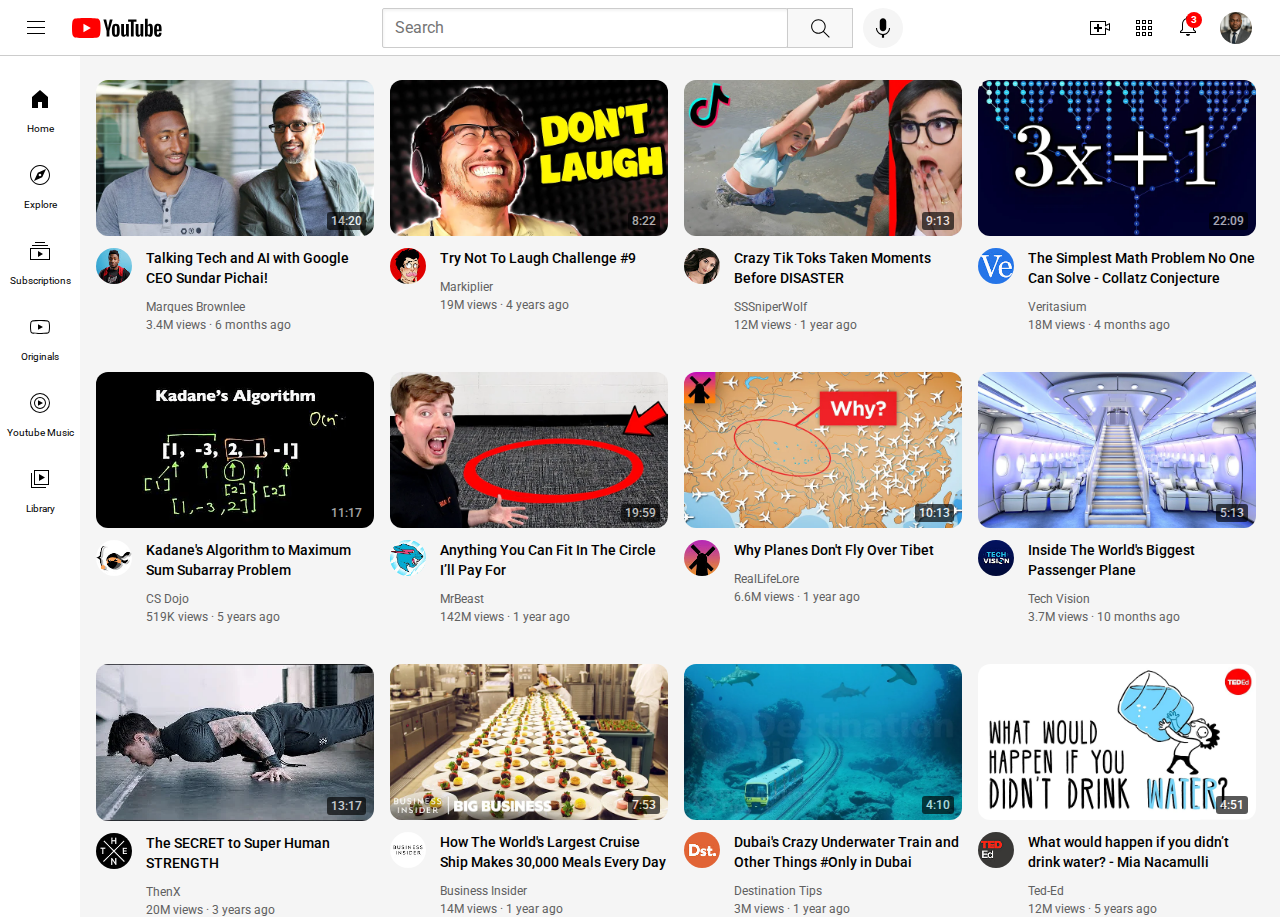
<file: index.html>
<!DOCTYPE html>
<html lang="en">

<head>
    <meta charset="UTF-8">
    <title>Final YouTube Clone</title>
    <link rel="stylesheet" href="./styles/styles.css">
    <link rel="preconnect" href="https://fonts.googleapis.com">
    <link rel="preconnect" href="https://fonts.gstatic.com" crossorigin>
    <link href="https://fonts.googleapis.com/css2?family=Roboto:ital,wght@0,100..900;1,100..900&display=swap"
        rel="stylesheet">
</head>



<body>
    <!------- Side Bar ----------------->
    <div class="sidebar">
        <div class="sidebar-link selected-item">
            <img class="sidebar-icon" src="./icons/home.svg" alt="Home Icon">
            <p class="sidebar-text selected-text">Home</p>
        </div>

        <div class="sidebar-link">
            <img class="sidebar-icon" src="./icons/explore.svg" alt="Explore Icon">
            <p class="sidebar-text">Explore</p>
        </div>

        <div class="sidebar-link">
            <img class="sidebar-icon" src="./icons/subscriptions.svg" alt="Subscriptions Icon">
            <p class="sidebar-text">Subscriptions</p>
        </div>

        <div class="sidebar-link">
            <img class="sidebar-icon" src="./icons/originals.svg" alt="Library Icon">
            <p class="sidebar-text">Originals</p>
        </div>

        <div class="sidebar-link">
            <img class="sidebar-icon" src="./icons/youtube-music.svg" alt="Subscriptions Icon">
            <p class="sidebar-text">Youtube Music</p>
        </div>

        <div class="sidebar-link">
            <img class="sidebar-icon" src="./icons/library.svg" alt="Subscriptions Icon">
            <p class="sidebar-text">Library</p>
        </div>
    </div>

    <!------- Header Section ----------->
    <div class="header-container">
        <div class="left-side">
            <img class="hamburger-menu" src="./icons/hamburger-menu.svg" alt="Menu Icon">
            <img class="youtube-logo" src="./icons/youtube-logo.svg" alt="YouTube Logo">
        </div>

        <div class="middle">
            <input class="search-bar" type="text" placeholder="Search">
            <button class="search-button">
                <img class="search-icon" src="./icons/search.svg" alt="Search Icon">
                <div class="tooltip">Search</div>
            </button>
            <button class="voice-search-button">
                <img class="voice-search-icon" src="./icons/voice-search-icon.svg" alt="Voice Search Icon">
                <div class="tooltip">Search with voice</div>
            </button>
        </div>

        <div class="right-side">
            <img class="upload-icon" src="icons/upload.svg">
            <img class="apps-icon" src="icons/youtube-apps.svg">
            <div class="notifications-icon-container">
                <img class="notifications-icon" src="icons/notifications.svg">
                <div class="notification-badge">3</div>
            </div>
            <img class="current-user-pic" src="./channel-pictures/my-youtube-image.jpg">
        </div>
    </div>

    <!--- Video Preview Component - Main Content -->
    <div class="video-grid">

        <div class="video-preview">

            <div class="thumbnail-row" id="row-1">
                <img class="thumbnail" src="./thumbnails/thumbnail-1.webp" alt="Video Thumbnail">
                <div class="video-time">14:20</div>
            </div>

            <div class="video-info-grid" id="row-2">
                <div class="channel-picture">
                    <img class="profile-picture" src="./channel-pictures/channel-1.jpeg" alt="Channel Picture">
                </div>
                <div class="video-info">
                    <div id="row-3">
                        <p class="video-title">
                            Talking Tech and AI with Google CEO Sundar Pichai!
                        </p>
                    </div>
                    <div id="row-4">
                        <p class="video-author">
                            Marques Brownlee
                        </p>
                    </div>
                    <div id="row-5">
                        <p class="video-stats">
                            3.4M views &#183; 6 months ago
                        </p>

                    </div>
                </div>
            </div>
        </div>

        <div class="video-preview">
            <div class="thumbnail-row" id="row-1">
                <img class="thumbnail" src="./thumbnails/thumbnail-2.webp" alt="Video Thumbnail">
                <div class="video-time">8:22</div>
            </div>

            <div class="video-info-grid" id="row-2">
                <div class="channel-picture">
                    <img class="profile-picture" src="./channel-pictures/channel-2.jpeg" alt="Channel Picture">
                </div>
                <div class="video-info">
                    <div id="row-3">
                        <p class="video-title">
                            Try Not To Laugh Challenge #9
                        </p>
                    </div>
                    <div id="row-4">
                        <p class="video-author">
                            Markiplier
                        </p>
                    </div>
                    <div id="row-5">
                        <p class="video-stats">
                            19M views &#183; 4 years ago
                        </p>

                    </div>
                </div>
            </div>
        </div>

        <div class="video-preview">
            <div class="thumbnail-row" id="row-1">
                <img class="thumbnail" src="./thumbnails/thumbnail-3.webp" alt="Video Thumbnail">
                <div class="video-time">9:13</div>
            </div>

            <div class="video-info-grid" id="row-2">
                <div class="channel-picture">
                    <img class="profile-picture" src="./channel-pictures/channel-3.jpeg" alt="Channel Picture">
                </div>
                <div class="video-info">
                    <div id="row-3">
                        <p class="video-title">
                            Crazy Tik Toks Taken Moments Before DISASTER
                        </p>
                    </div>
                    <div id="row-4">
                        <p class="video-author">
                            SSSniperWolf
                        </p>
                    </div>
                    <div id="row-5">
                        <p class="video-stats">
                            12M views &#183; 1 year ago
                        </p>

                    </div>
                </div>
            </div>
        </div>

        <div class="video-preview">
            <div class="thumbnail-row" id="row-1">
                <img class="thumbnail" src="./thumbnails/thumbnail-4.webp" alt="Video Thumbnail">
                <div class="video-time">22:09</div>
            </div>

            <div class="video-info-grid" id="row-2">
                <div class="channel-picture">
                    <img class="profile-picture" src="./channel-pictures/channel-4.jpeg" alt="Channel Picture">
                </div>
                <div class="video-info">
                    <div id="row-3">
                        <p class="video-title">
                            The Simplest Math Problem No One Can Solve - Collatz Conjecture
                        </p>
                    </div>
                    <div id="row-4">
                        <p class="video-author">
                            Veritasium
                        </p>
                    </div>
                    <div id="row-5">
                        <p class="video-stats">
                            18M views &#183; 4 months ago
                        </p>

                    </div>
                </div>
            </div>
        </div>

        <div class="video-preview">
            <div class="thumbnail-row" id="row-1">
                <img class="thumbnail" src="./thumbnails/thumbnail-5.webp" alt="Video Thumbnail">
                <div class="video-time">11:17</div>
            </div>

            <div class="video-info-grid" id="row-2">
                <div class="channel-picture">
                    <img class="profile-picture" src="./channel-pictures/channel-5.jpeg" alt="Channel Picture">
                </div>
                <div class="video-info">
                    <div id="row-3">
                        <p class="video-title">
                            Kadane's Algorithm to Maximum Sum Subarray Problem
                        </p>
                    </div>
                    <div id="row-4">
                        <p class="video-author">
                            CS Dojo
                        </p>
                    </div>
                    <div id="row-5">
                        <p class="video-stats">
                            519K views &#183; 5 years ago
                        </p>

                    </div>
                </div>
            </div>
        </div>

        <div class="video-preview">
            <div class="thumbnail-row" id="row-1">
                <img class="thumbnail" src="./thumbnails/thumbnail-6.webp" alt="Video Thumbnail">
                <div class="video-time">19:59</div>
            </div>

            <div class="video-info-grid" id="row-2">
                <div class="channel-picture">
                    <img class="profile-picture" src="./channel-pictures/channel-6.jpeg" alt="Channel Picture">
                </div>
                <div class="video-info">
                    <div id="row-3">
                        <p class="video-title">
                            Anything You Can Fit In The Circle I’ll Pay For
                        </p>
                    </div>
                    <div id="row-4">
                        <p class="video-author">
                            MrBeast
                        </p>
                    </div>
                    <div id="row-5">
                        <p class="video-stats">
                            142M views &#183; 1 year ago
                        </p>

                    </div>
                </div>
            </div>
        </div>

        <div class="video-preview">
            <div class="thumbnail-row" id="row-1">
                <img class="thumbnail" src="./thumbnails/thumbnail-7.webp" alt="Video Thumbnail">
                <div class="video-time">10:13</div>
            </div>

            <div class="video-info-grid" id="row-2">
                <div class="channel-picture">
                    <img class="profile-picture" src="./channel-pictures/channel-7.jpeg" alt="Channel Picture">
                </div>
                <div class="video-info">
                    <div id="row-3">
                        <p class="video-title">
                            Why Planes Don't Fly Over Tibet
                        </p>
                    </div>
                    <div id="row-4">
                        <p class="video-author">
                            RealLifeLore
                        </p>
                    </div>
                    <div id="row-5">
                        <p class="video-stats">
                            6.6M views &#183; 1 year ago
                        </p>

                    </div>
                </div>
            </div>
        </div>

        <div class="video-preview">
            <div class="thumbnail-row" id="row-1">
                <img class="thumbnail" src="./thumbnails/thumbnail-8.webp" alt="Video Thumbnail">
                <div class="video-time">5:13</div>
            </div>

            <div class="video-info-grid" id="row-2">
                <div class="channel-picture">
                    <img class="profile-picture" src="./channel-pictures/channel-8.jpeg" alt="Channel Picture">
                </div>
                <div class="video-info">
                    <div id="row-3">
                        <p class="video-title">
                            Inside The World's Biggest Passenger Plane
                        </p>
                    </div>
                    <div id="row-4">
                        <p class="video-author">
                            Tech Vision
                        </p>
                    </div>
                    <div id="row-5">
                        <p class="video-stats">
                            3.7M views &#183; 10 months ago
                        </p>

                    </div>
                </div>
            </div>
        </div>

        <div class="video-preview">
            <div class="thumbnail-row" id="row-1">
                <img class="thumbnail" src="./thumbnails/thumbnail-9.webp" alt="Video Thumbnail">
                <div class="video-time">13:17</div>
            </div>

            <div class="video-info-grid" id="row-2">
                <div class="channel-picture">
                    <img class="profile-picture" src="./channel-pictures/channel-9.jpeg" alt="Channel Picture">
                </div>
                <div class="video-info">
                    <div id="row-3">
                        <p class="video-title">
                            The SECRET to Super Human STRENGTH
                        </p>
                    </div>
                    <div id="row-4">
                        <p class="video-author">
                            ThenX
                        </p>
                    </div>
                    <div id="row-5">
                        <p class="video-stats">
                            20M views &#183; 3 years ago
                        </p>

                    </div>
                </div>
            </div>
        </div>

        <div class="video-preview">
            <div class="thumbnail-row" id="row-1">
                <img class="thumbnail" src="./thumbnails/thumbnail-10.webp" alt="Video Thumbnail">
                <div class="video-time">7:53</div>
            </div>

            <div class="video-info-grid" id="row-2">
                <div class="channel-picture">
                    <img class="profile-picture" src="./channel-pictures/channel-10.jpeg" alt="Channel Picture">
                </div>
                <div class="video-info">
                    <div id="row-3">
                        <p class="video-title">
                            How The World's Largest Cruise Ship Makes 30,000 Meals Every Day
                        </p>
                    </div>
                    <div id="row-4">
                        <p class="video-author">
                            Business Insider
                        </p>
                    </div>
                    <div id="row-5">
                        <p class="video-stats">
                            14M views &#183; 1 year ago
                        </p>

                    </div>
                </div>
            </div>
        </div>

        <div class="video-preview">
            <div class="thumbnail-row" id="row-1">
                <img class="thumbnail" src="./thumbnails/thumbnail-11.webp" alt="Video Thumbnail">
                <div class="video-time">4:10</div>
            </div>

            <div class="video-info-grid" id="row-2">
                <div class="channel-picture">
                    <img class="profile-picture" src="./channel-pictures/channel-11.jpeg" alt="Channel Picture">
                </div>
                <div class="video-info">
                    <div id="row-3">
                        <p class="video-title">
                            Dubai's Crazy Underwater Train and Other Things #Only in Dubai
                        </p>
                    </div>
                    <div id="row-4">
                        <p class="video-author">
                            Destination Tips
                        </p>
                    </div>
                    <div id="row-5">
                        <p class="video-stats">
                            3M views &#183; 1 year ago
                        </p>

                    </div>
                </div>
            </div>
        </div>

        <div class="video-preview">
            <div class="thumbnail-row" id="row-1">
                <img class="thumbnail" src="./thumbnails/thumbnail-12.webp" alt="Video Thumbnail">
                <div class="video-time">4:51</div>
            </div>

            <div class="video-info-grid" id="row-2">
                <div class="channel-picture">
                    <img class="profile-picture" src="./channel-pictures/channel-12.jpeg" alt="Channel Picture">
                </div>
                <div class="video-info">
                    <div id="row-3">
                        <p class="video-title">
                            What would happen if you didn’t drink water? - Mia Nacamulli
                        </p>
                    </div>
                    <div id="row-4">
                        <p class="video-author">
                            Ted-Ed
                        </p>
                    </div>
                    <div id="row-5">
                        <p class="video-stats">
                            12M views &#183; 5 years ago
                        </p>

                    </div>
                </div>
            </div>
        </div>
    </div>
</body>

</html>
</file>
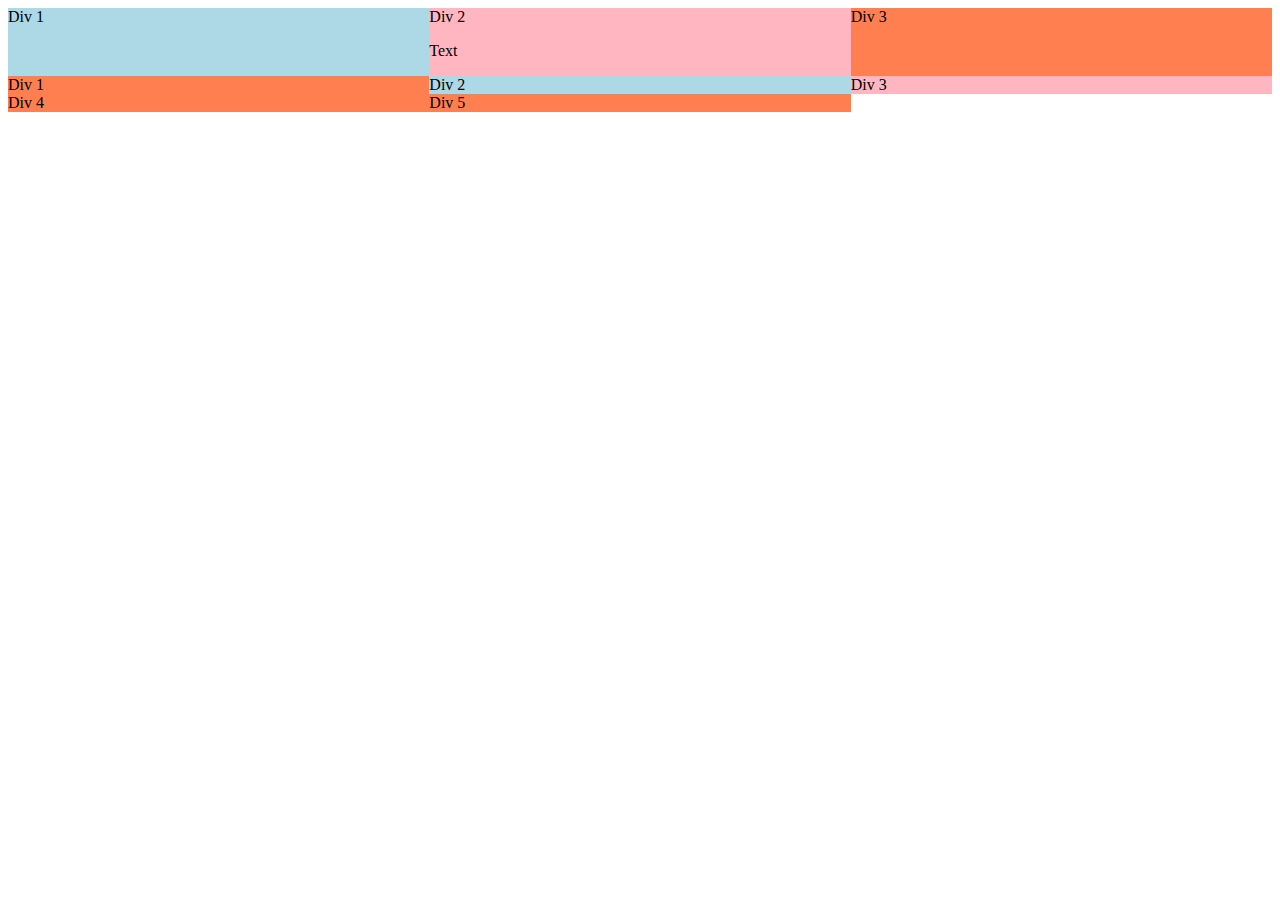
<file: cssgridpractice.html>
<!DOCTYPE html>
<html lang="en">

<head>
    <meta charset="UTF-8">
    <title>CSS Grid</title>
    <style>
        .container {
            display: grid;
            grid-template-columns: 1fr 1fr 1fr;
            /* gap: 10px; */
        }
    </style>
</head>

<body>
    <div class="container">
        <div style="background-color: lightblue;">Div 1</div>
        <div style="background-color: lightpink;">Div 2<p>Text</p>
        </div>
        <div style="background-color: coral;">Div 3</div>

        <div style="background-color: CORAL;">Div 1</div>
        <div style="background-color: lightblue;">Div 2</div>
        <div style="background-color: lightpink;">Div 3</div>
        <div style="background-color: CORAL;">Div 4</div>
        <div style="background-color: CORAL;">Div 5</div>
    </div>

</body>

</html>
</file>
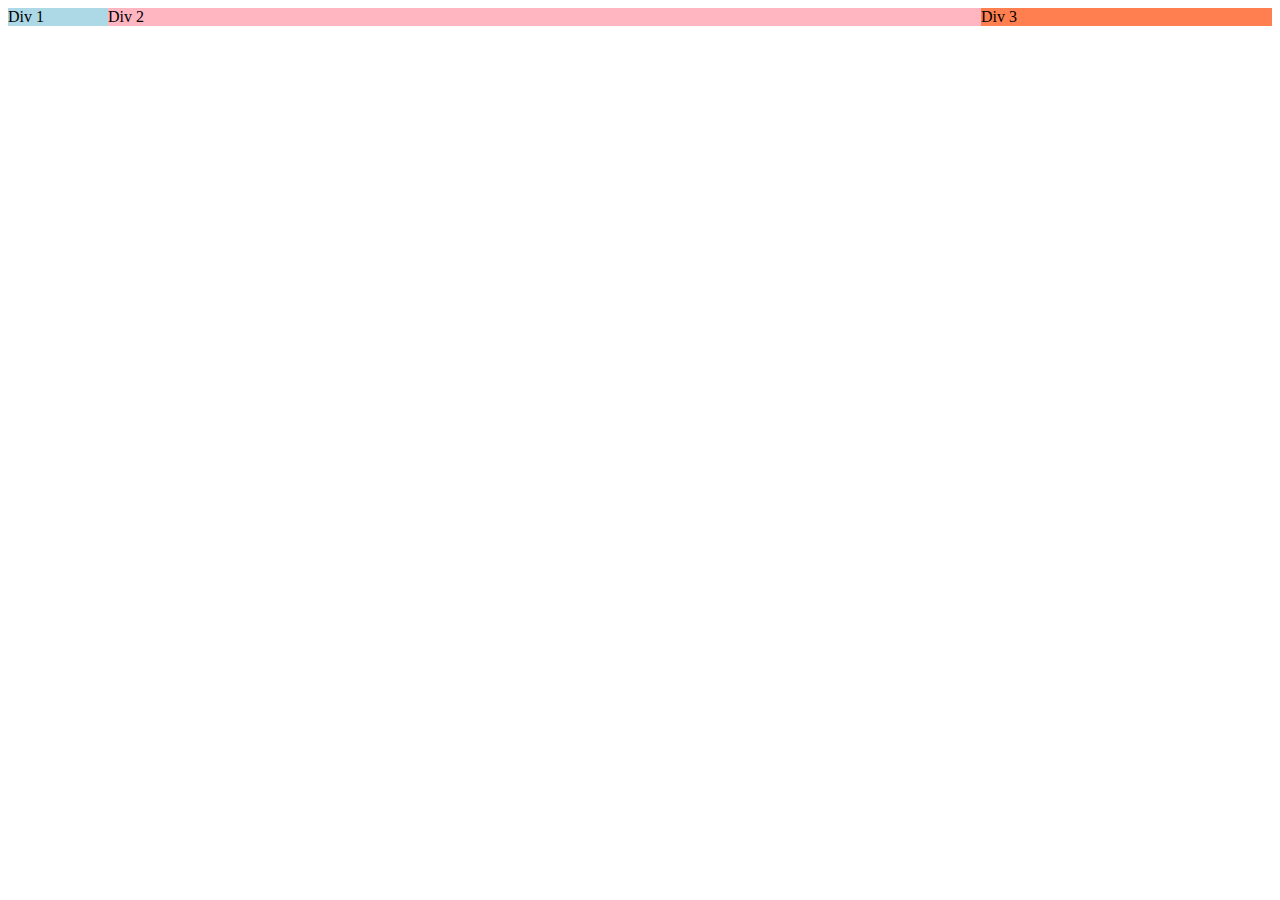
<file: flexboxpractice.html>
<!DOCTYPE html>
<html lang="en">
<head>
    <meta charset="UTF-8">
    <title>Flexbox Practice </title>
    <style>
        .container {
            display: flex;
            flex-direction: row;
        }

    </style>
</head>

<body>

    <div class="container">
        <div style="background-color: lightblue; width: 100px;">Div 1</div>
        <div style="background-color: lightpink; flex: 3">Div 2</div>
        <div style="background-color: coral; flex: 1">Div 3</div>
    </div>
    
</body>
</html>
</file>
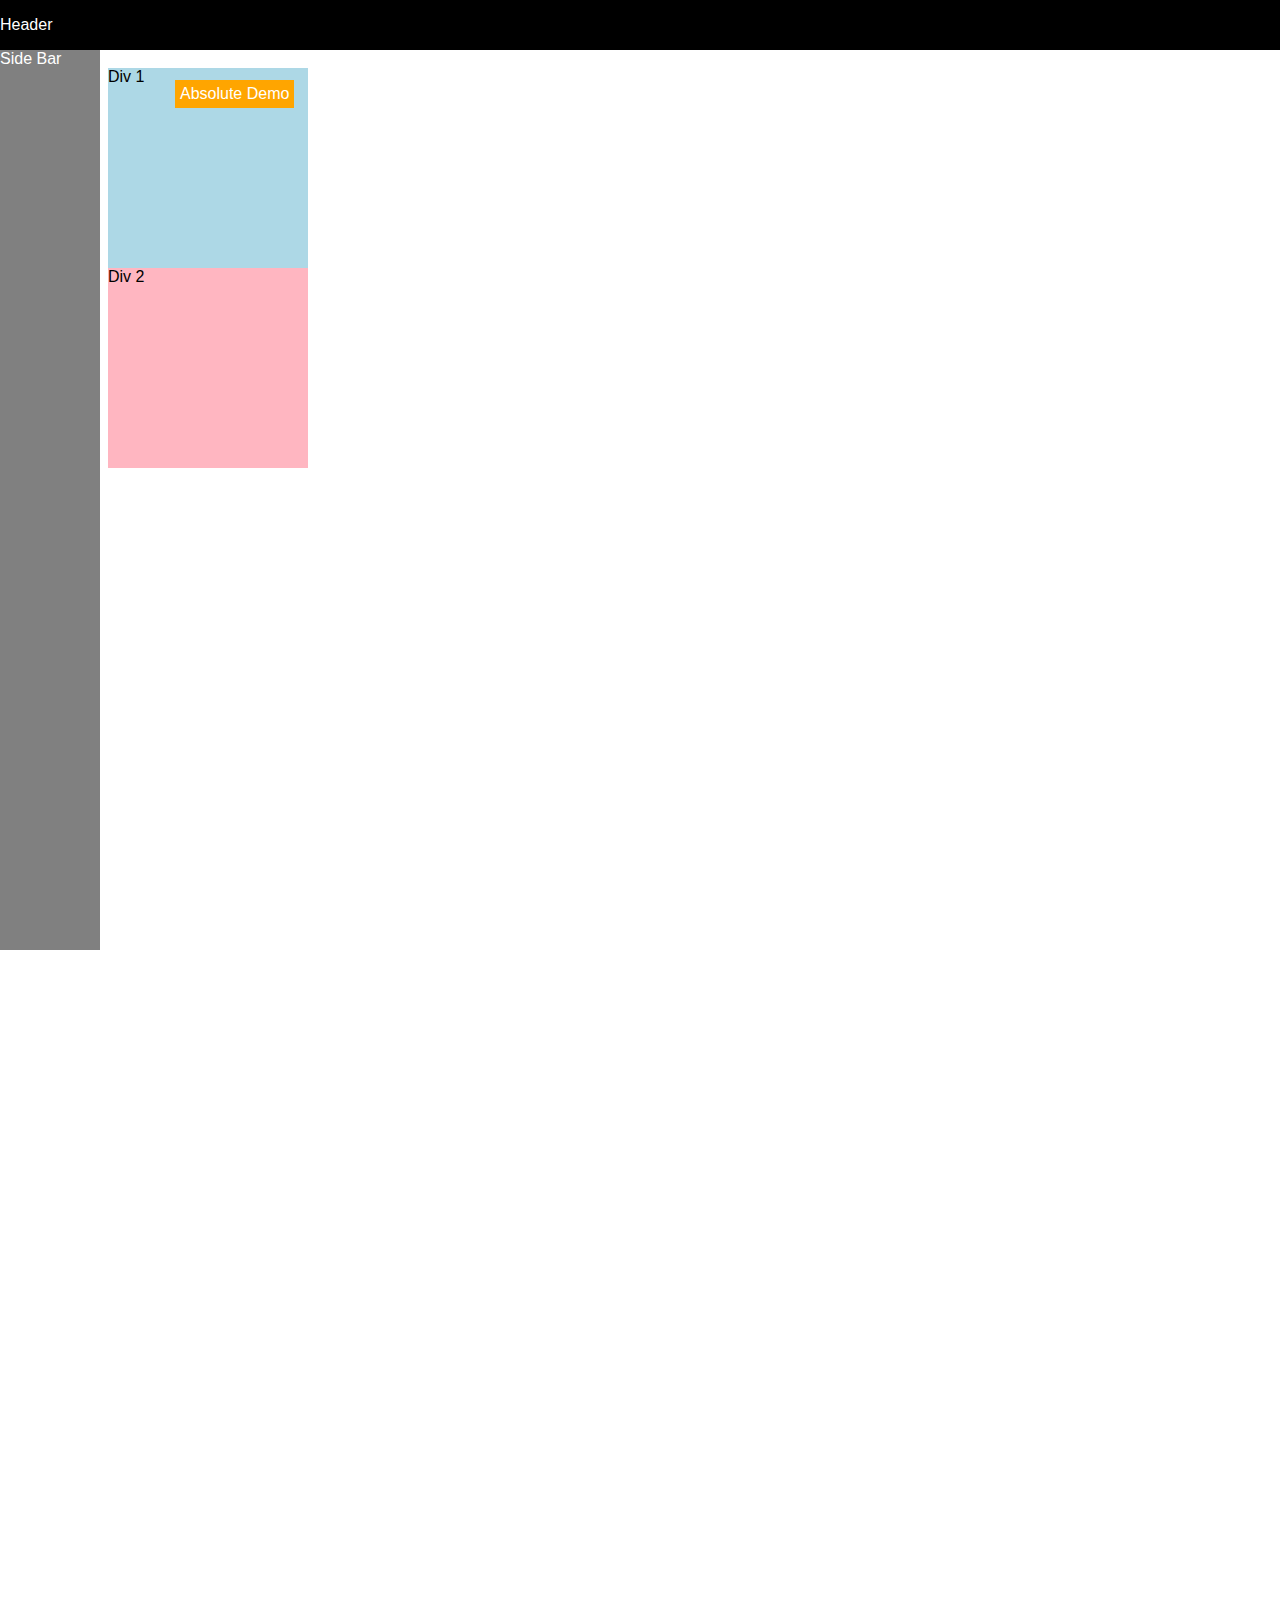
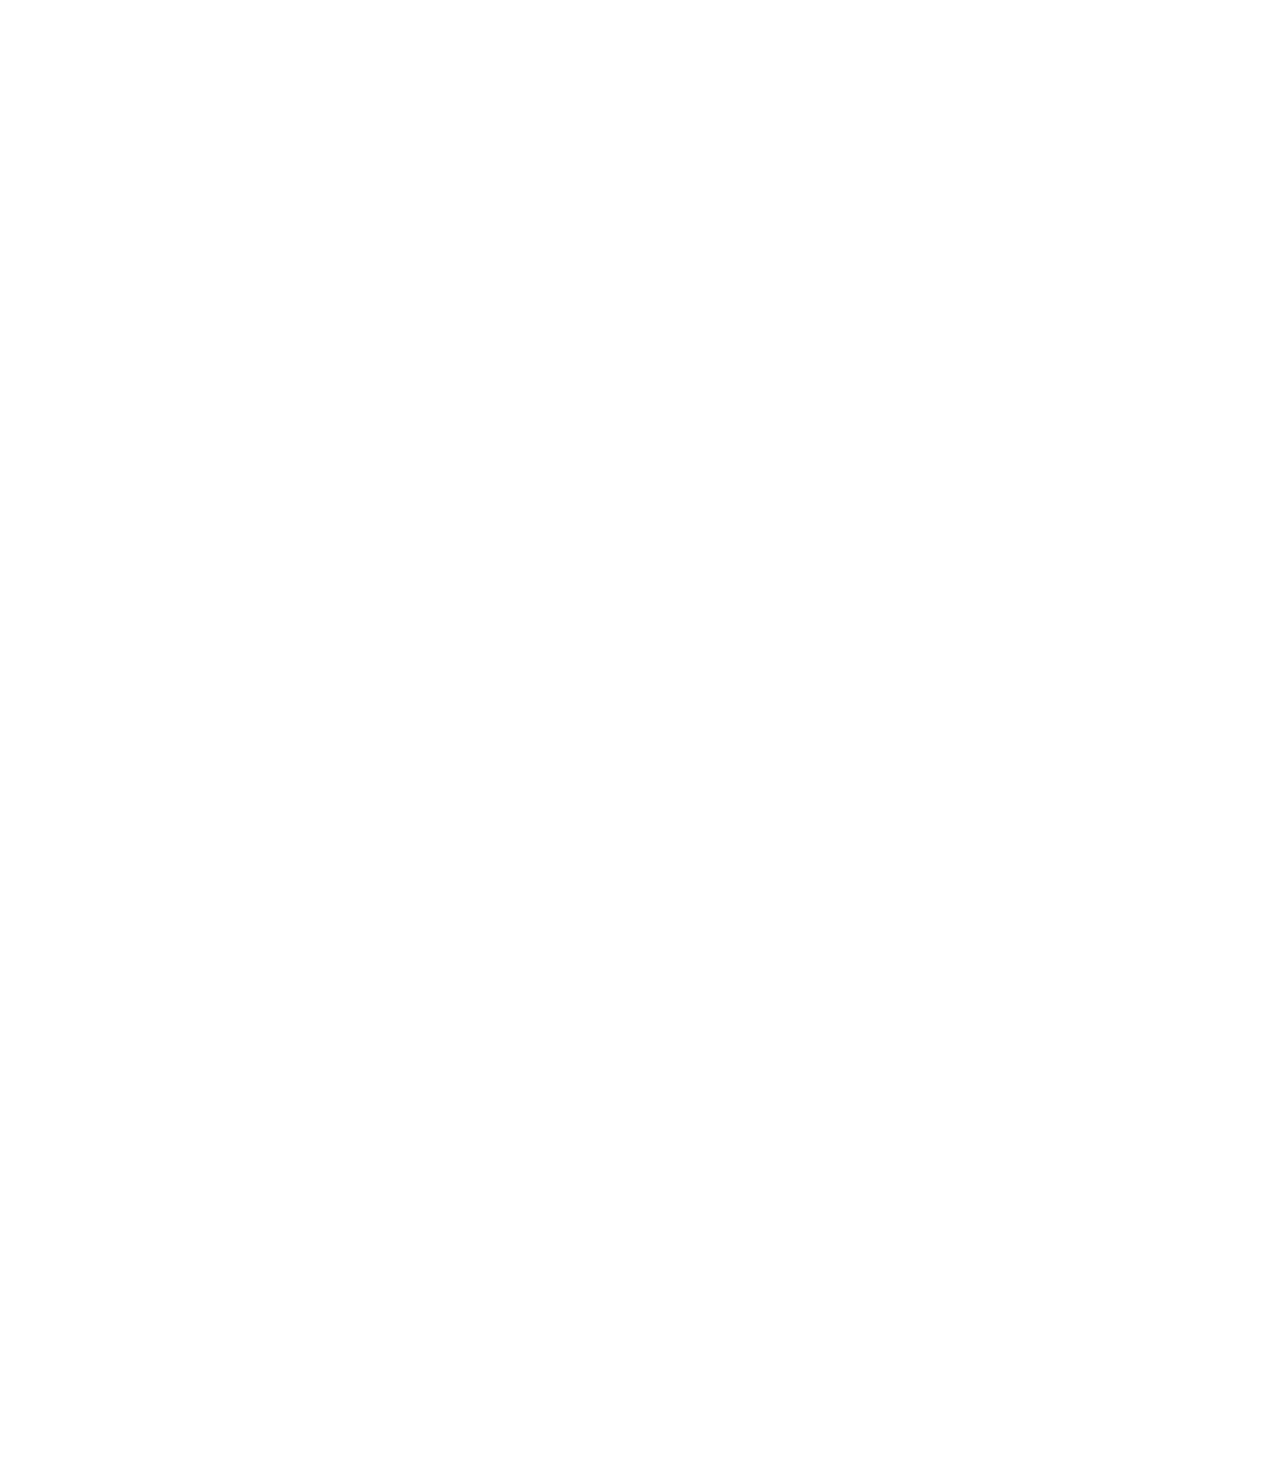
<file: positioning.html>
<!DOCTYPE html>
<html lang="en">
<head>
    <meta charset="UTF-8">
    <title>CSS Positioning</title>
    <link rel="stylesheet" href="./styles/csspositioning.css">
</head>
<body>
    <div class="header">Header</div>
    <div class="sidebar">Side Bar</div>
    <div class="absolute-demo">Absolute Demo</div>
    <div class="div-1">Div 1</div>
    <div class="div-2">Div 2</div>
    
</body>
</html>
</file>
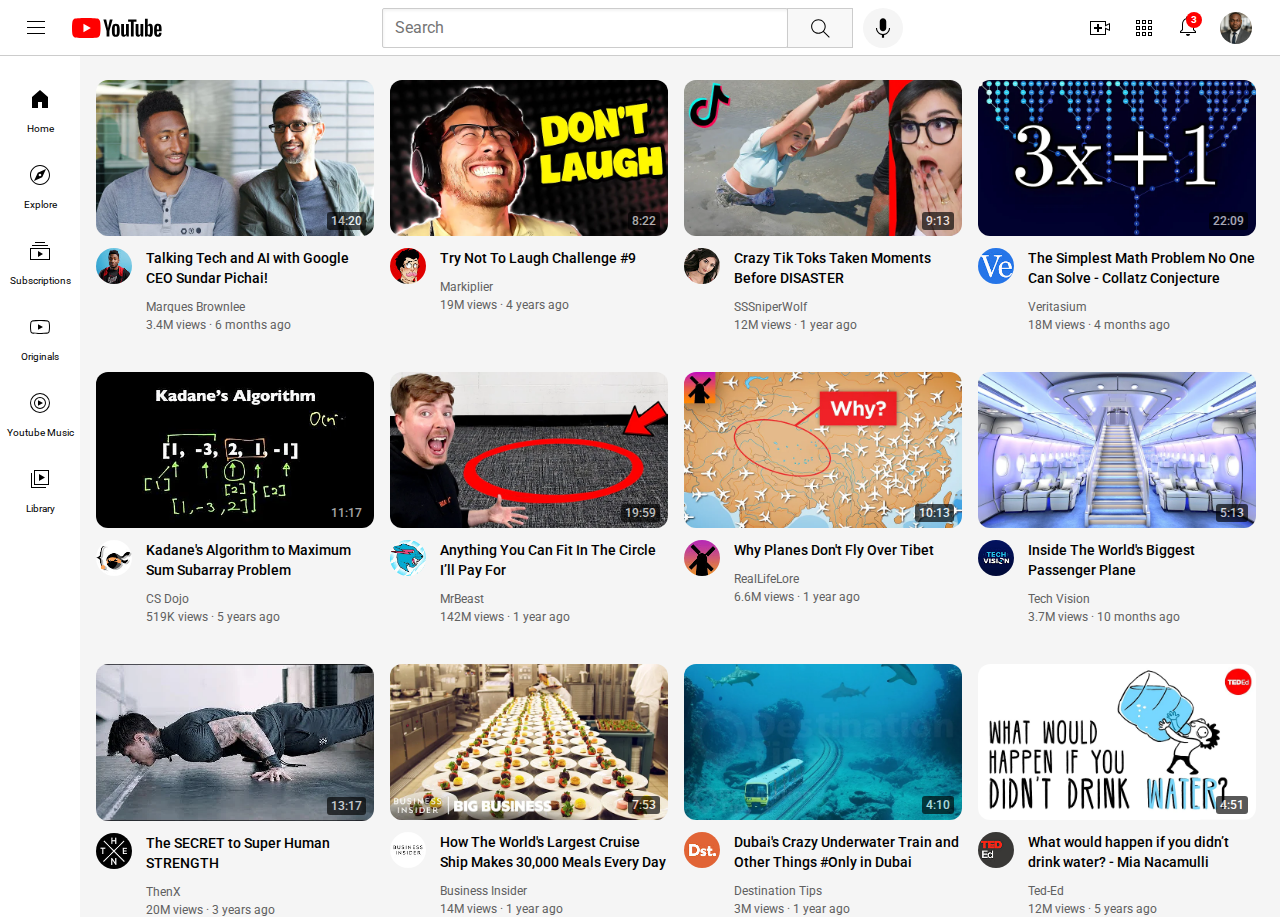
<file: youtube.html>
<!DOCTYPE html>
<html lang="en">

<head>
    <meta charset="UTF-8">
    <title>Final YouTube Clone</title>
    <link rel="stylesheet" href="./styles/styles.css">
    <link rel="preconnect" href="https://fonts.googleapis.com">
    <link rel="preconnect" href="https://fonts.gstatic.com" crossorigin>
    <link href="https://fonts.googleapis.com/css2?family=Roboto:ital,wght@0,100..900;1,100..900&display=swap"
        rel="stylesheet">
</head>



<body>
    <!------- Side Bar ----------------->
    <div class="sidebar">
        <div class="sidebar-link selected-item">
            <img class="sidebar-icon" src="./icons/home.svg" alt="Home Icon">
            <p class="sidebar-text selected-text">Home</p>
        </div>

        <div class="sidebar-link">
            <img class="sidebar-icon" src="./icons/explore.svg" alt="Explore Icon">
            <p class="sidebar-text">Explore</p>
        </div>

        <div class="sidebar-link">
            <img class="sidebar-icon" src="./icons/subscriptions.svg" alt="Subscriptions Icon">
            <p class="sidebar-text">Subscriptions</p>
        </div>

        <div class="sidebar-link">
            <img class="sidebar-icon" src="./icons/originals.svg" alt="Library Icon">
            <p class="sidebar-text">Originals</p>
        </div>

        <div class="sidebar-link">
            <img class="sidebar-icon" src="./icons/youtube-music.svg" alt="Subscriptions Icon">
            <p class="sidebar-text">Youtube Music</p>
        </div>

        <div class="sidebar-link">
            <img class="sidebar-icon" src="./icons/library.svg" alt="Subscriptions Icon">
            <p class="sidebar-text">Library</p>
        </div>
    </div>

    <!------- Header Section ----------->
    <div class="header-container">
        <div class="left-side">
            <img class="hamburger-menu" src="./icons/hamburger-menu.svg" alt="Menu Icon">
            <img class="youtube-logo" src="./icons/youtube-logo.svg" alt="YouTube Logo">
        </div>

        <div class="middle">
            <input class="search-bar" type="text" placeholder="Search">
            <button class="search-button">
                <img class="search-icon" src="./icons/search.svg" alt="Search Icon">
                <div class="tooltip">Search</div>
            </button>
            <button class="voice-search-button">
                <img class="voice-search-icon" src="./icons/voice-search-icon.svg" alt="Voice Search Icon">
                <div class="tooltip">Search with voice</div>
            </button>
        </div>

        <div class="right-side">
            <img class="upload-icon" src="icons/upload.svg">
            <img class="apps-icon" src="icons/youtube-apps.svg">
            <div class="notifications-icon-container">
                <img class="notifications-icon" src="icons/notifications.svg">
                <div class="notification-badge">3</div>
            </div>
            <img class="current-user-pic" src="./channel-pictures/my-youtube-image.jpg">
        </div>
    </div>

    <!--- Video Preview Component - Main Content -->
    <div class="video-grid">

        <div class="video-preview">

            <div class="thumbnail-row" id="row-1">
                <img class="thumbnail" src="./thumbnails/thumbnail-1.webp" alt="Video Thumbnail">
                <div class="video-time">14:20</div>
            </div>

            <div class="video-info-grid" id="row-2">
                <div class="channel-picture">
                    <img class="profile-picture" src="./channel-pictures/channel-1.jpeg" alt="Channel Picture">
                </div>
                <div class="video-info">
                    <div id="row-3">
                        <p class="video-title">
                            Talking Tech and AI with Google CEO Sundar Pichai!
                        </p>
                    </div>
                    <div id="row-4">
                        <p class="video-author">
                            Marques Brownlee
                        </p>
                    </div>
                    <div id="row-5">
                        <p class="video-stats">
                            3.4M views &#183; 6 months ago
                        </p>

                    </div>
                </div>
            </div>
        </div>

        <div class="video-preview">
            <div class="thumbnail-row" id="row-1">
                <img class="thumbnail" src="./thumbnails/thumbnail-2.webp" alt="Video Thumbnail">
                <div class="video-time">8:22</div>
            </div>

            <div class="video-info-grid" id="row-2">
                <div class="channel-picture">
                    <img class="profile-picture" src="./channel-pictures/channel-2.jpeg" alt="Channel Picture">
                </div>
                <div class="video-info">
                    <div id="row-3">
                        <p class="video-title">
                            Try Not To Laugh Challenge #9
                        </p>
                    </div>
                    <div id="row-4">
                        <p class="video-author">
                            Markiplier
                        </p>
                    </div>
                    <div id="row-5">
                        <p class="video-stats">
                            19M views &#183; 4 years ago
                        </p>

                    </div>
                </div>
            </div>
        </div>

        <div class="video-preview">
            <div class="thumbnail-row" id="row-1">
                <img class="thumbnail" src="./thumbnails/thumbnail-3.webp" alt="Video Thumbnail">
                <div class="video-time">9:13</div>
            </div>

            <div class="video-info-grid" id="row-2">
                <div class="channel-picture">
                    <img class="profile-picture" src="./channel-pictures/channel-3.jpeg" alt="Channel Picture">
                </div>
                <div class="video-info">
                    <div id="row-3">
                        <p class="video-title">
                            Crazy Tik Toks Taken Moments Before DISASTER
                        </p>
                    </div>
                    <div id="row-4">
                        <p class="video-author">
                            SSSniperWolf
                        </p>
                    </div>
                    <div id="row-5">
                        <p class="video-stats">
                            12M views &#183; 1 year ago
                        </p>

                    </div>
                </div>
            </div>
        </div>

        <div class="video-preview">
            <div class="thumbnail-row" id="row-1">
                <img class="thumbnail" src="./thumbnails/thumbnail-4.webp" alt="Video Thumbnail">
                <div class="video-time">22:09</div>
            </div>

            <div class="video-info-grid" id="row-2">
                <div class="channel-picture">
                    <img class="profile-picture" src="./channel-pictures/channel-4.jpeg" alt="Channel Picture">
                </div>
                <div class="video-info">
                    <div id="row-3">
                        <p class="video-title">
                            The Simplest Math Problem No One Can Solve - Collatz Conjecture
                        </p>
                    </div>
                    <div id="row-4">
                        <p class="video-author">
                            Veritasium
                        </p>
                    </div>
                    <div id="row-5">
                        <p class="video-stats">
                            18M views &#183; 4 months ago
                        </p>

                    </div>
                </div>
            </div>
        </div>

        <div class="video-preview">
            <div class="thumbnail-row" id="row-1">
                <img class="thumbnail" src="./thumbnails/thumbnail-5.webp" alt="Video Thumbnail">
                <div class="video-time">11:17</div>
            </div>

            <div class="video-info-grid" id="row-2">
                <div class="channel-picture">
                    <img class="profile-picture" src="./channel-pictures/channel-5.jpeg" alt="Channel Picture">
                </div>
                <div class="video-info">
                    <div id="row-3">
                        <p class="video-title">
                            Kadane's Algorithm to Maximum Sum Subarray Problem
                        </p>
                    </div>
                    <div id="row-4">
                        <p class="video-author">
                            CS Dojo
                        </p>
                    </div>
                    <div id="row-5">
                        <p class="video-stats">
                            519K views &#183; 5 years ago
                        </p>

                    </div>
                </div>
            </div>
        </div>

        <div class="video-preview">
            <div class="thumbnail-row" id="row-1">
                <img class="thumbnail" src="./thumbnails/thumbnail-6.webp" alt="Video Thumbnail">
                <div class="video-time">19:59</div>
            </div>

            <div class="video-info-grid" id="row-2">
                <div class="channel-picture">
                    <img class="profile-picture" src="./channel-pictures/channel-6.jpeg" alt="Channel Picture">
                </div>
                <div class="video-info">
                    <div id="row-3">
                        <p class="video-title">
                            Anything You Can Fit In The Circle I’ll Pay For
                        </p>
                    </div>
                    <div id="row-4">
                        <p class="video-author">
                            MrBeast
                        </p>
                    </div>
                    <div id="row-5">
                        <p class="video-stats">
                            142M views &#183; 1 year ago
                        </p>

                    </div>
                </div>
            </div>
        </div>

        <div class="video-preview">
            <div class="thumbnail-row" id="row-1">
                <img class="thumbnail" src="./thumbnails/thumbnail-7.webp" alt="Video Thumbnail">
                <div class="video-time">10:13</div>
            </div>

            <div class="video-info-grid" id="row-2">
                <div class="channel-picture">
                    <img class="profile-picture" src="./channel-pictures/channel-7.jpeg" alt="Channel Picture">
                </div>
                <div class="video-info">
                    <div id="row-3">
                        <p class="video-title">
                            Why Planes Don't Fly Over Tibet
                        </p>
                    </div>
                    <div id="row-4">
                        <p class="video-author">
                            RealLifeLore
                        </p>
                    </div>
                    <div id="row-5">
                        <p class="video-stats">
                            6.6M views &#183; 1 year ago
                        </p>

                    </div>
                </div>
            </div>
        </div>

        <div class="video-preview">
            <div class="thumbnail-row" id="row-1">
                <img class="thumbnail" src="./thumbnails/thumbnail-8.webp" alt="Video Thumbnail">
                <div class="video-time">5:13</div>
            </div>

            <div class="video-info-grid" id="row-2">
                <div class="channel-picture">
                    <img class="profile-picture" src="./channel-pictures/channel-8.jpeg" alt="Channel Picture">
                </div>
                <div class="video-info">
                    <div id="row-3">
                        <p class="video-title">
                            Inside The World's Biggest Passenger Plane
                        </p>
                    </div>
                    <div id="row-4">
                        <p class="video-author">
                            Tech Vision
                        </p>
                    </div>
                    <div id="row-5">
                        <p class="video-stats">
                            3.7M views &#183; 10 months ago
                        </p>

                    </div>
                </div>
            </div>
        </div>

        <div class="video-preview">
            <div class="thumbnail-row" id="row-1">
                <img class="thumbnail" src="./thumbnails/thumbnail-9.webp" alt="Video Thumbnail">
                <div class="video-time">13:17</div>
            </div>

            <div class="video-info-grid" id="row-2">
                <div class="channel-picture">
                    <img class="profile-picture" src="./channel-pictures/channel-9.jpeg" alt="Channel Picture">
                </div>
                <div class="video-info">
                    <div id="row-3">
                        <p class="video-title">
                            The SECRET to Super Human STRENGTH
                        </p>
                    </div>
                    <div id="row-4">
                        <p class="video-author">
                            ThenX
                        </p>
                    </div>
                    <div id="row-5">
                        <p class="video-stats">
                            20M views &#183; 3 years ago
                        </p>

                    </div>
                </div>
            </div>
        </div>

        <div class="video-preview">
            <div class="thumbnail-row" id="row-1">
                <img class="thumbnail" src="./thumbnails/thumbnail-10.webp" alt="Video Thumbnail">
                <div class="video-time">7:53</div>
            </div>

            <div class="video-info-grid" id="row-2">
                <div class="channel-picture">
                    <img class="profile-picture" src="./channel-pictures/channel-10.jpeg" alt="Channel Picture">
                </div>
                <div class="video-info">
                    <div id="row-3">
                        <p class="video-title">
                            How The World's Largest Cruise Ship Makes 30,000 Meals Every Day
                        </p>
                    </div>
                    <div id="row-4">
                        <p class="video-author">
                            Business Insider
                        </p>
                    </div>
                    <div id="row-5">
                        <p class="video-stats">
                            14M views &#183; 1 year ago
                        </p>

                    </div>
                </div>
            </div>
        </div>

        <div class="video-preview">
            <div class="thumbnail-row" id="row-1">
                <img class="thumbnail" src="./thumbnails/thumbnail-11.webp" alt="Video Thumbnail">
                <div class="video-time">4:10</div>
            </div>

            <div class="video-info-grid" id="row-2">
                <div class="channel-picture">
                    <img class="profile-picture" src="./channel-pictures/channel-11.jpeg" alt="Channel Picture">
                </div>
                <div class="video-info">
                    <div id="row-3">
                        <p class="video-title">
                            Dubai's Crazy Underwater Train and Other Things #Only in Dubai
                        </p>
                    </div>
                    <div id="row-4">
                        <p class="video-author">
                            Destination Tips
                        </p>
                    </div>
                    <div id="row-5">
                        <p class="video-stats">
                            3M views &#183; 1 year ago
                        </p>

                    </div>
                </div>
            </div>
        </div>

        <div class="video-preview">
            <div class="thumbnail-row" id="row-1">
                <img class="thumbnail" src="./thumbnails/thumbnail-12.webp" alt="Video Thumbnail">
                <div class="video-time">4:51</div>
            </div>

            <div class="video-info-grid" id="row-2">
                <div class="channel-picture">
                    <img class="profile-picture" src="./channel-pictures/channel-12.jpeg" alt="Channel Picture">
                </div>
                <div class="video-info">
                    <div id="row-3">
                        <p class="video-title">
                            What would happen if you didn’t drink water? - Mia Nacamulli
                        </p>
                    </div>
                    <div id="row-4">
                        <p class="video-author">
                            Ted-Ed
                        </p>
                    </div>
                    <div id="row-5">
                        <p class="video-stats">
                            12M views &#183; 5 years ago
                        </p>

                    </div>
                </div>
            </div>
        </div>
    </div>
</body>

</html>
</file>
<file: styles/styles.css>
/*------------GLOBAL STYLES---------*/
body {
    font-family: "Roboto", sans-serif;
    margin: 0 auto;
    padding-top: 80px;
    /* to prevent content from being hidden behind fixed header */
    padding-left: 96px;
    /* to prevent content from being hidden behind fixed sidebar */
    padding-right: 24px;
    background-color: rgb(245, 245, 245);
}

p {
    margin-top: 0;
    margin-bottom: 0;
}

/*-----------SIDEBAR STYLES-------- */
.sidebar {
    display: flex;
    flex-direction: column;
    position: fixed;
    top: 55px;
    /* below the header */
    left: 0;
    width: 80px;
    background-color: white;
    height: 100%;

    align-items: center;
    justify-content: flex-start;
    /* justify-content: center; */
    text-align: center;
    padding-top: 20px;
}

.sidebar-link {
    /* background-color: lightgray; */
    height: 76px;
    width: 100%;
    cursor: pointer;
}

.sidebar-link:hover {
    background-color: #e0e0e0;
}

.sidebar-icon {
    height: 24px;
    margin-top: 12px;
    margin-bottom: 8px;
}

.sidebar-text {
    font-size: 10px;
    color: black;
    /* text-align: center; */
}


/*-----------HEADER STYLES-------- */

.header-container {
    display: flex;
    flex-direction: row;
    height: 55px;
    justify-content: space-between;
    position: fixed;
    /* width: 100%; */
    /* the "right: 0) stretches the container to width 100% */
    top: 0;
    left: 0;
    right: 0;
    background-color: white;
    border-bottom: 1px solid #ccc;
    padding-right: 12px;
    z-index: 10;
    /* to appear above other content */
}

.left-side,
.middle,
.right-side {
    display: flex;
    align-items: center;
    justify-content: center;
    /* to center the search bar */

}

.left-side {
    align-items: center;
}

.hamburger-menu {
    height: 24px;
    /* margin-top: 15px; */
    margin-left: 24px;
    margin-right: 24px;
    /* vertical-align: middle; */
}

.youtube-logo {
    height: 20px;
}

.middle {
    flex: 1;
    margin-left: 70px;
    margin-right: 35px;
    max-width: 800px;

}

/*********AUTO GENERATED - SEARCH BAR STYLES ***********/
/* .search-bar { */
/* height: 40px; */
/* flex: 1; */
/* width: 500px; */
/* margin-top: 10px; */
/* vertical-align: middle; */
/* border: 1px solid #ccc; */
/* border-radius: 2px 0 0 2px; */
/* padding: 0 10px; */
/* font-size: 16px; */
/* } */
/********* END OF AUTO GENERATED - SEARCH BAR STYLES ***********/

.search-bar {
    font-size: 16px;
    flex: 1;
    height: 36px;
    border: 1px solid #ccc;
    width: 0;
    /* to make searchbox shrink all the way */
    max-width: 400px;
    /* to limit the maximum width of the search box */
    border-radius: 2px;
    box-shadow: inset 1px 2px 3px rgba(0, 0, 0, 0.05);
}

.search-bar::placeholder {
    /* :: targets a pseudo class  */
    font-family: Roboto, Arial, sans-serif;
    font-size: 16px;
    padding-left: 10px;
}

.search-button {
    position: relative;
    height: 40px;
    width: 66px;
    border: 1px solid #ccc;
    background-color: #f8f8f8;
    margin-left: -1px;
    margin-right: 10px;
    cursor: pointer;
    /**** Flexbox method option to center the icon inside the button ****/
    /* display: flex; */
    /* align-items: center; */
    /* justify-content: center; */
    /**** End of Flexbox method ****/
}

.search-button .tooltip {
    position: absolute;
    background-color: gray;
    color: white;
    padding: 4px 8px 4px 8px;
    border-radius: 4px;
    font-size: 12px;
    bottom: -30px;
    visibility: hidden;
    /* Hidden by default and visbile on Hover */
    opacity: 0.65;
    transition: opacity 0.15s;
    pointer-events: none;
    /* to prevent tooltip from interfering with hover */
    white-space: nowrap;
    /* to prevent tooltip text from wrapping */
}

.search-button:hover .tooltip {
    visibility: visible;
    /* opacity: 0.65; */
    /* Uncommented to make tooltip visible, if using the opacity technique to show tooltip */
}

.search-icon {
    margin-top: 4px;
    /* to center the icon inside the button */
    height: 25px;

}

.voice-search-button {
    position: relative;
    display: flex;
    justify-content: center;
    align-items: center;
    height: 40px;
    width: 40px;
    border-style: none;
    background-color: rgb(245, 245, 245);
    cursor: pointer;
    border-radius: 20px;
}

.voice-search-button .tooltip {
    position: absolute;
    background-color: gray;
    color: white;
    padding: 4px 8px 4px 8px;
    border-radius: 4px;
    font-size: 12px;
    bottom: -30px;
    visibility: hidden;
    /* Hidden by default and visbile on Hover */
    opacity: 0.65;
    transition: opacity 0.15s;
    pointer-events: none;
    /* to prevent tooltip from interfering with hover */
    white-space: nowrap;
    /* to prevent tooltip text from wrapping */
}

.voice-search-button:hover .tooltip {
    visibility: visible;
    /* opacity: 0.65; */
    /* Uncommented to make tooltip visible, if using the opacity technique to show tooltip */
}

.voice-search-icon {
    height: 26px;
}


.right-side {
    /* display: flex;*/
    /* Repeated from above. DELETE*/
    align-items: center;
    justify-content: space-between;
    width: 180px;
    flex-shrink: 0;
    /* background-color: lightblue; */

}

.upload-icon,
.apps-icon,
.notifications-icon,
.current-user-pic {
    height: 24px;
    margin-right: 20px;
    cursor: pointer;
}

.notifications-icon-container {
    position: relative;
    /* z-index: 5; */
}

.notification-badge {
    position: absolute;
    top: -2px;
    right: 18px;
    background-color: red;
    color: white;
    font-size: 10px;
    font-weight: bold;
    border-radius: 50%;
    width: 16px;
    height: 16px;
    display: flex;
    align-items: center;
    justify-content: center;
    /* z-index: 1; */
}


.current-user-pic {
    border-radius: 50%;
    height: 32px;
}



/*-----------VIDEO CARDSTYLES--------*/
.video-grid {
    display: grid;
    grid-template-columns: 1fr 1fr 1fr 1fr;
    column-gap: 16px;
    row-gap: 40px;
}

@media (max-width: 750px) {
    .search-bar {
        visibility: hidden;
    }

    .search-button,
    .voice-search-button {
        border: none;
        background-color: transparent;
    }

    .video-grid {
        grid-template-columns: 1fr 1fr;
        /* 2 columns for small screens */
    }
}

@media (min-width: 751px) and (max-width: 1200px) {
    .video-grid {
        grid-template-columns: 1fr 1fr 1fr;
        /* 3 columns for medium screens */
    }
}

.thumbnail-row {
    margin-bottom: 8px;
    position: relative;
    z-index: 5;
}

.video-time {
    position: absolute;
    bottom: 10px;
    right: 8px;
    background-color: black;
    color: white;
    padding: 2px 4px;
    font-size: 12px;
    border-radius: 2px;
    opacity: 0.8;
    font-weight: 500;
    opacity: 0.65;
    border-radius: 3px;
    z-index: 1;
}

.thumbnail {
    width: 100%;
    border-radius: 12px;
}

.video-info-grid {
    display: grid;
    grid-template-columns: 50px 1fr;
}

.channel-picture {
    width: 50px;
}

.profile-picture {
    width: 36px;
    border-radius: 50%;
}

.video-title {
    margin: 0px;
    font-size: 14px;
    font-weight: 500;
    line-height: 20px;
    margin-bottom: 12px;
}

.video-author,
.video-stats {
    font-size: 12px;
    color: rgb(96, 96, 96);
}

.video-author {
    margin-bottom: 4px;
}
</file>
<file: styles/csspositioning.css>
body {
    /* margin: 0; */
    padding-top: 60px;
    padding-left: 100px;
    /* box-sizing: border-box; */
    font-family: Arial, sans-serif;
    height: 3000px; /* to enable scrolling for testing fixed positioning */ 

}
.header {
    background-color: black;
    color: white;
    height: 50px;
    width: 100%;
    position: fixed;
    top: 0;
    left: 0;
    z-index: 10; /* to appear above other content */
    display: flex;
    align-items: center;
}

.absolute-demo {
    background-color: orange;
    color: white;
    position: absolute;
    top: 80px;
    left: 175px;
    padding: 5px;
    z-index: 1; /* to appear below the header */
}

.sidebar {
    background-color: gray;
    color: white;
    height: 100%;
    width: 100px;
    position: fixed;
    top: 50px; /* below the header */
    left: 0;
}

.div-1 {
    background-color: lightblue;
    height: 200px;
    width: 200px;
    /* position: static; */
}

.div-2 {
    background-color: lightpink;
    height: 200px;
    width: 200px;
}
</file>
